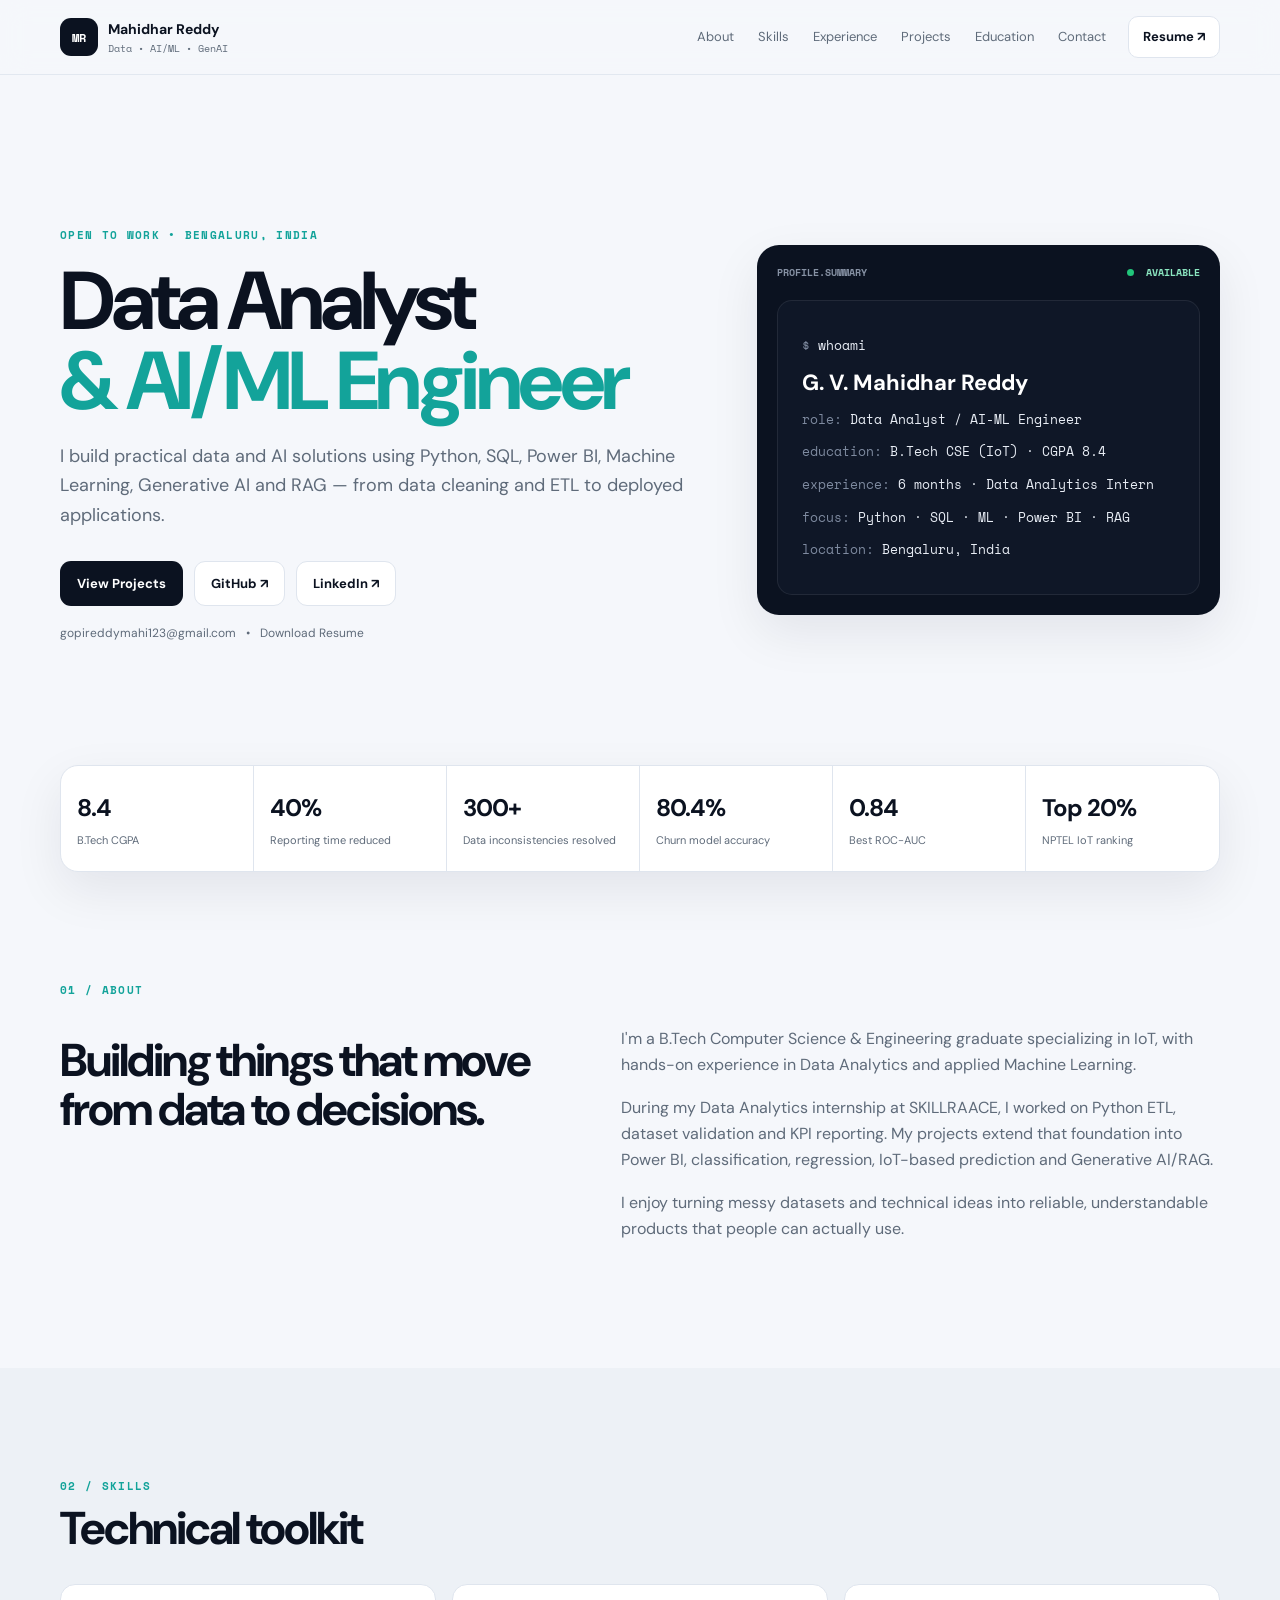
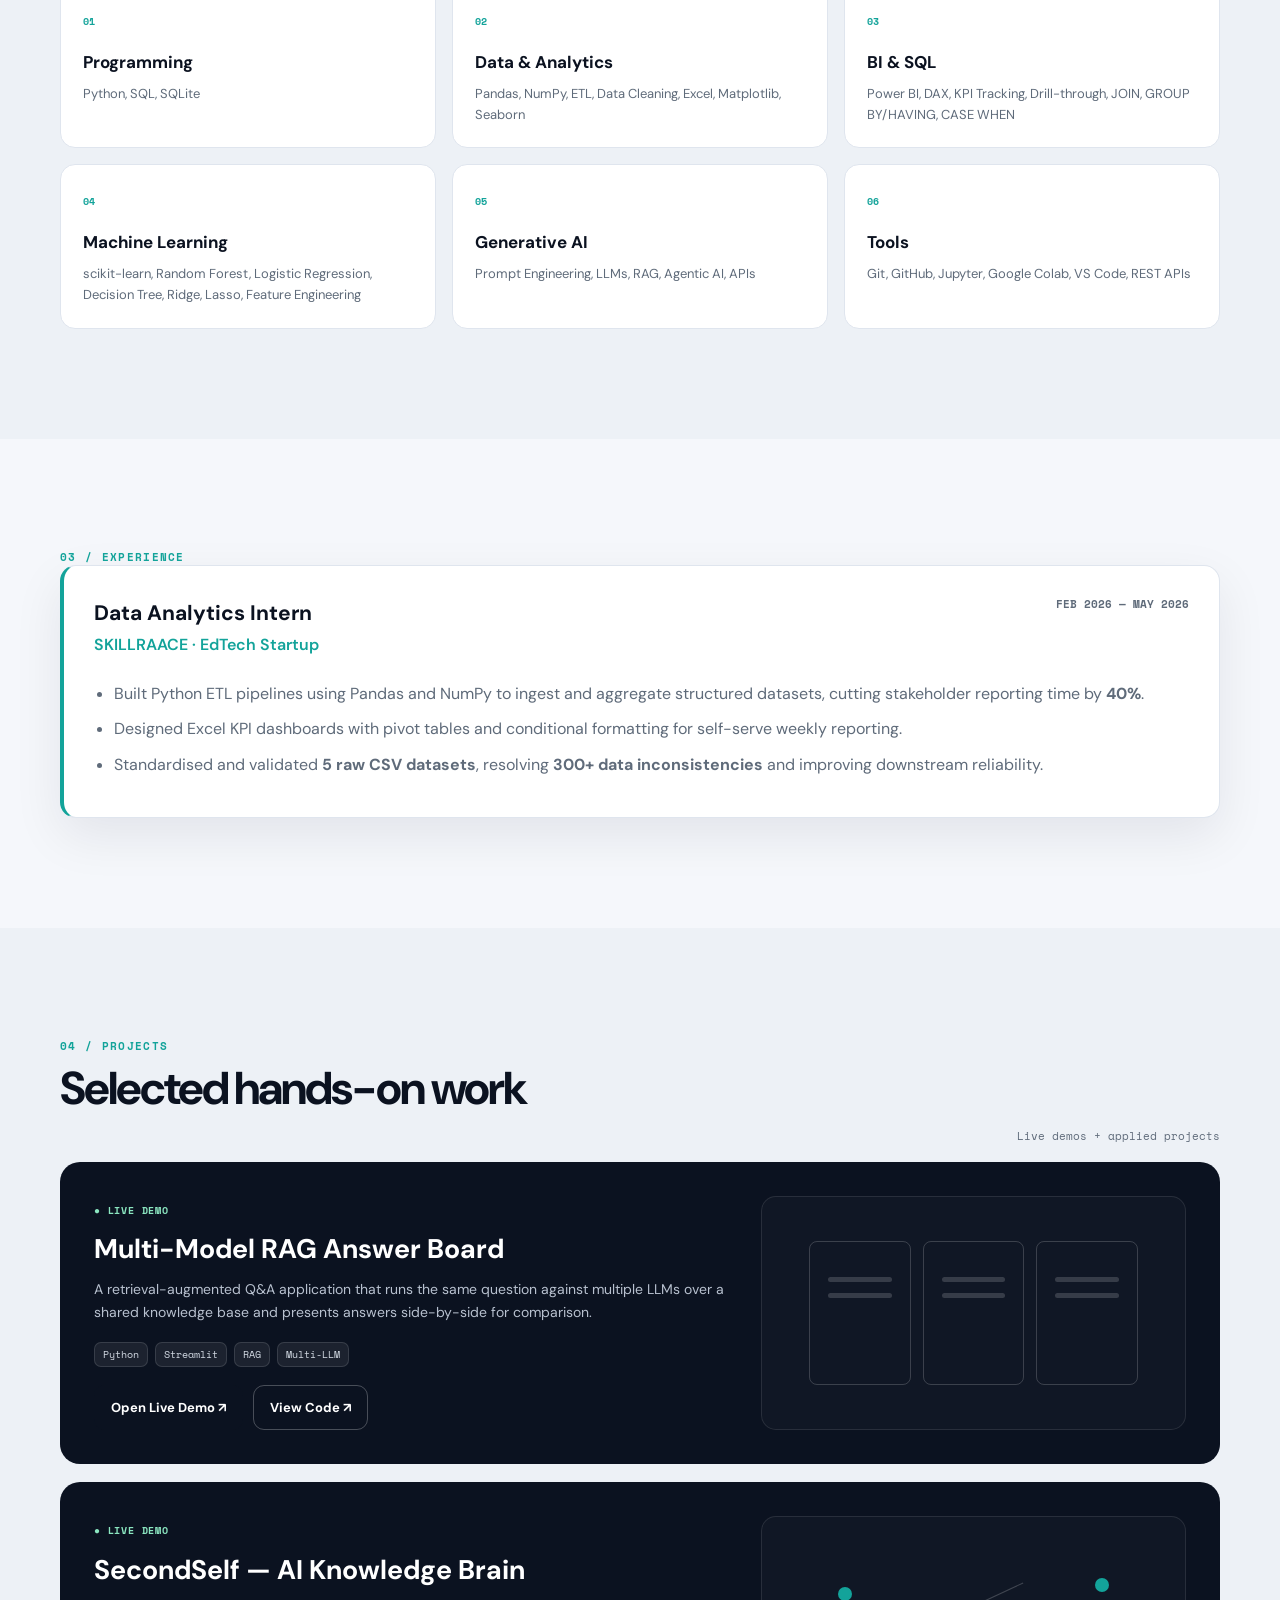
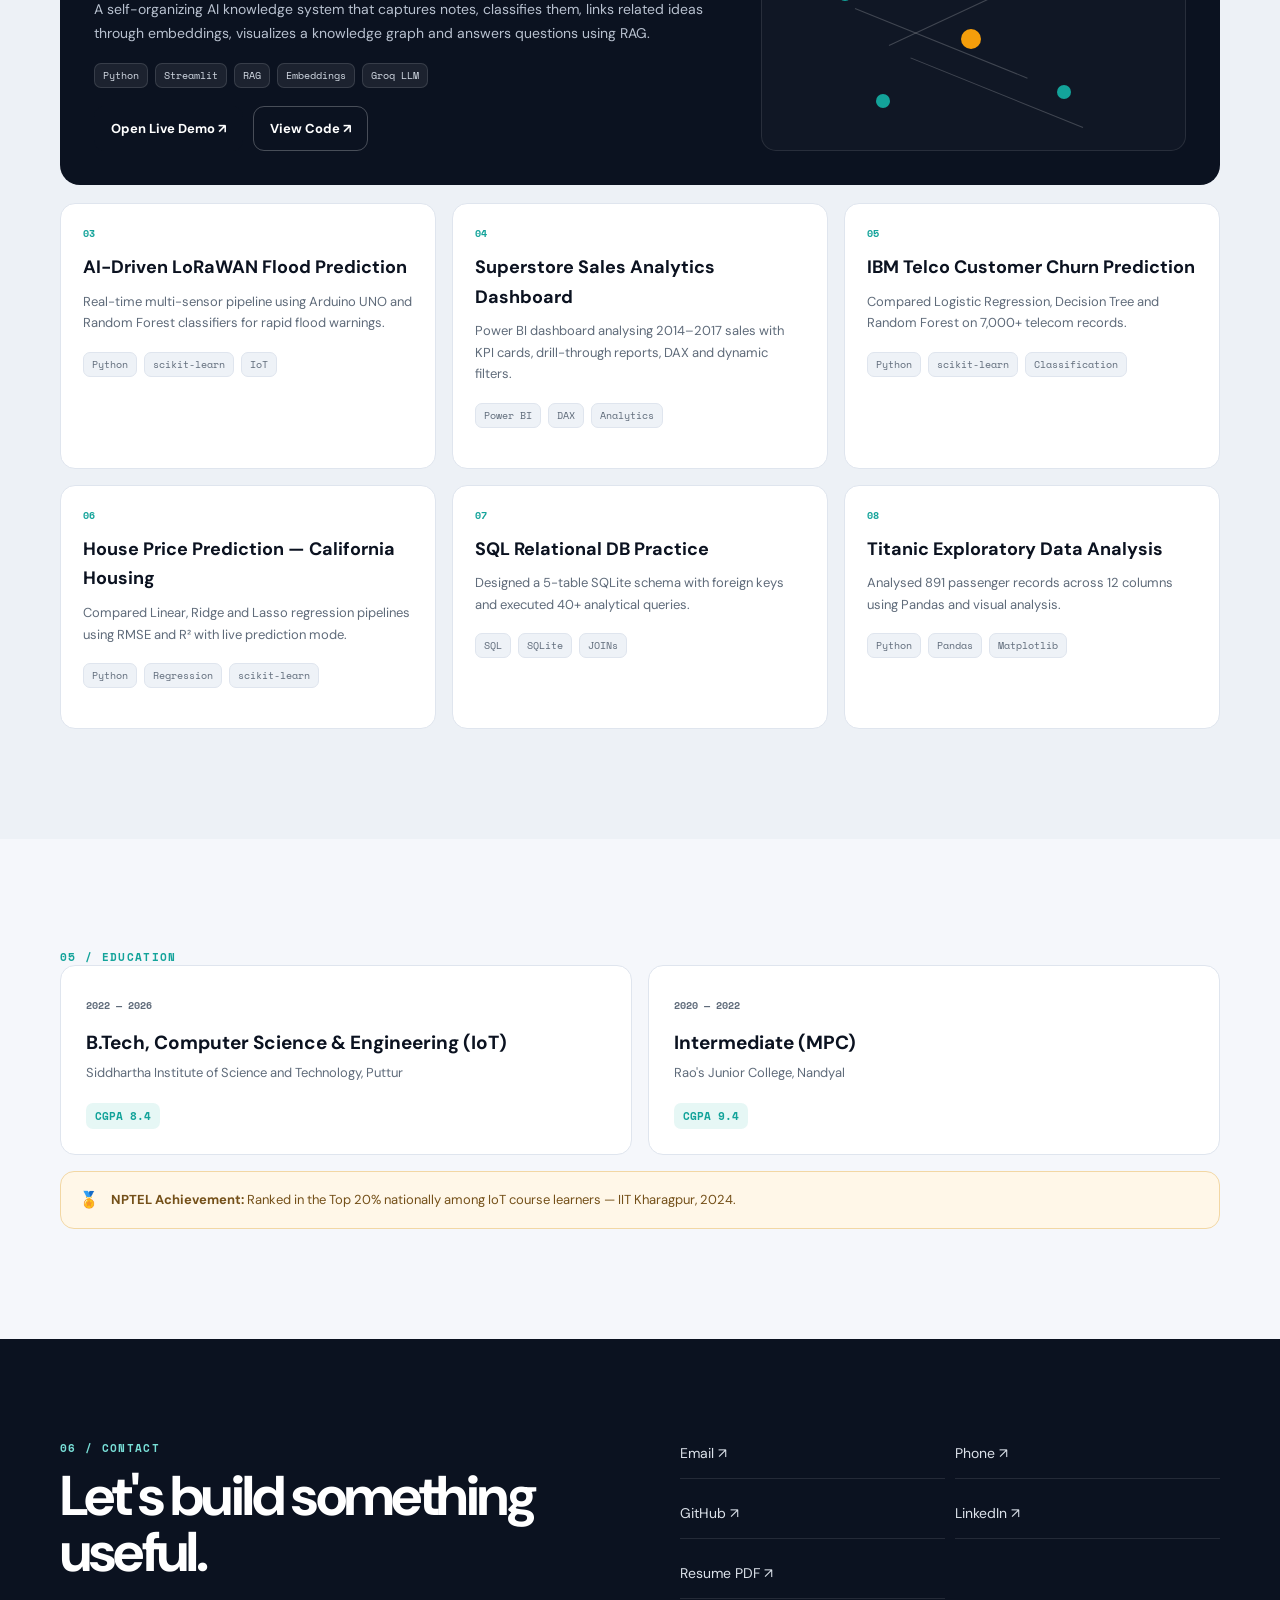
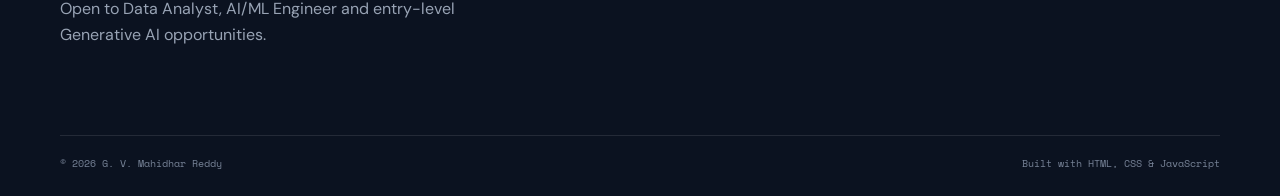
<file: index.html>
<!DOCTYPE html>
<html lang="en">
<head>
  <meta charset="UTF-8">
  <meta name="viewport" content="width=device-width, initial-scale=1.0">

  <title>G. V. Mahidhar Reddy | Data Analyst & AI/ML Engineer</title>
  <meta name="description" content="Portfolio of G. V. Mahidhar Reddy — Data Analyst and AI/ML Engineer building solutions with Python, SQL, Power BI, Machine Learning, Generative AI and RAG.">
  <meta name="author" content="G. V. Mahidhar Reddy">
  <meta name="robots" content="index, follow">
  <link rel="canonical" href="https://mahidhar-ui.github.io/">

  <!-- Open Graph: useful for LinkedIn and other social previews -->
  <meta property="og:type" content="website">
  <meta property="og:title" content="G. V. Mahidhar Reddy | Data Analyst & AI/ML Engineer">
  <meta property="og:description" content="Explore my Data Analytics, Machine Learning, Power BI, Generative AI and RAG projects, experience and education.">
  <meta property="og:url" content="https://mahidhar-ui.github.io/">
  <meta property="og:site_name" content="G. V. Mahidhar Reddy Portfolio">
  <meta property="og:image" content="https://mahidhar-ui.github.io/assets/portfolio-preview.png">
  <meta property="og:image:width" content="1200">
  <meta property="og:image:height" content="627">
  <meta property="og:image:alt" content="G. V. Mahidhar Reddy — Data Analyst and AI/ML Engineer Portfolio">

  <meta name="theme-color" content="#0b1220">

  <link rel="icon" href="assets/favicon.svg" type="image/svg+xml">
  <link rel="stylesheet" href="style.css">
</head>

<body>
  <header class="site-header">
    <nav class="nav container" aria-label="Main navigation">
      <a class="brand" href="#home" aria-label="Mahidhar Reddy home">
        <span class="brand-mark">MR</span>
        <span>
          <strong>Mahidhar Reddy</strong>
          <small>Data • AI/ML • GenAI</small>
        </span>
      </a>

      <button class="menu-btn" id="menuBtn" aria-label="Open navigation" aria-expanded="false">
        ☰
      </button>

      <div class="nav-links" id="navLinks">
        <a href="#about">About</a>
        <a href="#skills">Skills</a>
        <a href="#experience">Experience</a>
        <a href="#projects">Projects</a>
        <a href="#education">Education</a>
        <a href="#contact">Contact</a>
      </div>

      <a class="nav-resume" href="assets/Mahidhar_Reddy_Resume.pdf" target="_blank" rel="noopener">
        Resume ↗
      </a>
    </nav>
  </header>

  <main id="home">
    <section class="hero container">
      <div class="hero-copy reveal">
        <p class="eyebrow">OPEN TO WORK • BENGALURU, INDIA</p>
        <h1>Data Analyst<br><span>& AI/ML Engineer</span></h1>
        <p class="hero-text">
          I build practical data and AI solutions using Python, SQL, Power BI,
          Machine Learning, Generative AI and RAG — from data cleaning and ETL
          to deployed applications.
        </p>

        <div class="hero-actions">
          <a class="btn primary" href="#projects">View Projects</a>
          <a class="btn secondary" href="https://github.com/mahidhar-ui" target="_blank" rel="noopener">GitHub ↗</a>
          <a class="btn secondary" href="https://linkedin.com/in/g-v-mahidhar-reddy-81" target="_blank" rel="noopener">LinkedIn ↗</a>
        </div>

        <div class="hero-links">
          <a href="mailto:gopireddymahi123@gmail.com">gopireddymahi123@gmail.com</a>
          <span>•</span>
          <a href="assets/Mahidhar_Reddy_Resume.pdf" target="_blank" rel="noopener">Download Resume</a>
        </div>
      </div>

      <div class="hero-panel reveal">
        <div class="panel-top">
          <span>PROFILE.SUMMARY</span>
          <span class="status"><i></i> AVAILABLE</span>
        </div>
        <div class="terminal">
          <p><span class="muted">$</span> whoami</p>
          <h2>G. V. Mahidhar Reddy</h2>
          <p><span class="muted">role:</span> Data Analyst / AI-ML Engineer</p>
          <p><span class="muted">education:</span> B.Tech CSE (IoT) · CGPA 8.4</p>
          <p><span class="muted">experience:</span> 6 months · Data Analytics Intern</p>
          <p><span class="muted">focus:</span> Python · SQL · ML · Power BI · RAG</p>
          <p><span class="muted">location:</span> Bengaluru, India</p>
        </div>
      </div>
    </section>

    <section class="metrics container reveal" aria-label="Highlights">
      <div><strong>8.4</strong><span>B.Tech CGPA</span></div>
      <div><strong>40%</strong><span>Reporting time reduced</span></div>
      <div><strong>300+</strong><span>Data inconsistencies resolved</span></div>
      <div><strong>80.4%</strong><span>Churn model accuracy</span></div>
      <div><strong>0.84</strong><span>Best ROC-AUC</span></div>
      <div><strong>Top 20%</strong><span>NPTEL IoT ranking</span></div>
    </section>

    <section id="about" class="section container reveal">
      <div class="section-label">01 / ABOUT</div>
      <div class="two-col">
        <div>
          <h2>Building things that move from data to decisions.</h2>
        </div>
        <div class="section-copy">
          <p>
            I'm a B.Tech Computer Science & Engineering graduate specializing in IoT,
            with hands-on experience in Data Analytics and applied Machine Learning.
          </p>
          <p>
            During my Data Analytics internship at SKILLRAACE, I worked on Python ETL,
            dataset validation and KPI reporting. My projects extend that foundation into
            Power BI, classification, regression, IoT-based prediction and Generative AI/RAG.
          </p>
          <p>
            I enjoy turning messy datasets and technical ideas into reliable, understandable
            products that people can actually use.
          </p>
        </div>
      </div>
    </section>

    <section id="skills" class="section alt reveal">
      <div class="container">
        <div class="section-label">02 / SKILLS</div>
        <h2>Technical toolkit</h2>

        <div class="skills-grid">
          <article class="skill-card">
            <span class="skill-number">01</span>
            <h3>Programming</h3>
            <p>Python, SQL, SQLite</p>
          </article>
          <article class="skill-card">
            <span class="skill-number">02</span>
            <h3>Data & Analytics</h3>
            <p>Pandas, NumPy, ETL, Data Cleaning, Excel, Matplotlib, Seaborn</p>
          </article>
          <article class="skill-card">
            <span class="skill-number">03</span>
            <h3>BI & SQL</h3>
            <p>Power BI, DAX, KPI Tracking, Drill-through, JOIN, GROUP BY/HAVING, CASE WHEN</p>
          </article>
          <article class="skill-card">
            <span class="skill-number">04</span>
            <h3>Machine Learning</h3>
            <p>scikit-learn, Random Forest, Logistic Regression, Decision Tree, Ridge, Lasso, Feature Engineering</p>
          </article>
          <article class="skill-card">
            <span class="skill-number">05</span>
            <h3>Generative AI</h3>
            <p>Prompt Engineering, LLMs, RAG, Agentic AI, APIs</p>
          </article>
          <article class="skill-card">
            <span class="skill-number">06</span>
            <h3>Tools</h3>
            <p>Git, GitHub, Jupyter, Google Colab, VS Code, REST APIs</p>
          </article>
        </div>
      </div>
    </section>

    <section id="experience" class="section container reveal">
      <div class="section-label">03 / EXPERIENCE</div>
      <div class="experience-card">
        <div class="experience-head">
          <div>
            <p class="role">Data Analytics Intern</p>
            <p class="company">SKILLRAACE · EdTech Startup</p>
          </div>
          <span>FEB 2026 — MAY 2026</span>
        </div>
        <ul>
          <li>Built Python ETL pipelines using Pandas and NumPy to ingest and aggregate structured datasets, cutting stakeholder reporting time by <strong>40%</strong>.</li>
          <li>Designed Excel KPI dashboards with pivot tables and conditional formatting for self-serve weekly reporting.</li>
          <li>Standardised and validated <strong>5 raw CSV datasets</strong>, resolving <strong>300+ data inconsistencies</strong> and improving downstream reliability.</li>
        </ul>
      </div>
    </section>

    <section id="projects" class="section alt reveal">
      <div class="container">
        <div class="section-label">04 / PROJECTS</div>
        <div class="section-title-row">
          <h2>Selected hands-on work</h2>
          <span>Live demos + applied projects</span>
        </div>

        <article class="project-feature">
          <div>
            <span class="live">● LIVE DEMO</span>
            <h3>Multi-Model RAG Answer Board</h3>
            <p>
              A retrieval-augmented Q&A application that runs the same question against
              multiple LLMs over a shared knowledge base and presents answers side-by-side
              for comparison.
            </p>
            <div class="tags">
              <span>Python</span><span>Streamlit</span><span>RAG</span><span>Multi-LLM</span>
            </div>
            <div class="project-actions">
              <a class="btn primary" href="https://multi-model-rag-answer-board-18-bmkz.onrender.com/" target="_blank" rel="noopener">Open Live Demo ↗</a>
              <a class="btn dark-outline" href="https://github.com/mahidhar-ui/MULTI---MODEL-RAG-ANSWER-BOARD" target="_blank" rel="noopener">View Code ↗</a>
            </div>
          </div>
          <div class="project-art answerboard-art" aria-hidden="true">
            <div></div><div></div><div></div>
          </div>
        </article>

        <article class="project-feature">
          <div>
            <span class="live">● LIVE DEMO</span>
            <h3>SecondSelf — AI Knowledge Brain</h3>
            <p>
              A self-organizing AI knowledge system that captures notes, classifies them,
              links related ideas through embeddings, visualizes a knowledge graph and
              answers questions using RAG.
            </p>
            <div class="tags">
              <span>Python</span><span>Streamlit</span><span>RAG</span><span>Embeddings</span><span>Groq LLM</span>
            </div>
            <div class="project-actions">
              <a class="btn primary" href="https://second-brain-ve8jkuc4e5tgvwcxgfkakp.streamlit.app/" target="_blank" rel="noopener">Open Live Demo ↗</a>
              <a class="btn dark-outline" href="https://github.com/mahidhar-ui/second-brain" target="_blank" rel="noopener">View Code ↗</a>
            </div>
          </div>
          <div class="project-art graph-art" aria-hidden="true">
            <span></span><span></span><span></span><span></span><span></span>
          </div>
        </article>

        <div class="project-grid">
          <article class="project-card">
            <div class="project-index">03</div>
            <h3>AI-Driven LoRaWAN Flood Prediction</h3>
            <p>Real-time multi-sensor pipeline using Arduino UNO and Random Forest classifiers for rapid flood warnings.</p>
            <div class="tags"><span>Python</span><span>scikit-learn</span><span>IoT</span></div>
          </article>

          <article class="project-card">
            <div class="project-index">04</div>
            <h3>Superstore Sales Analytics Dashboard</h3>
            <p>Power BI dashboard analysing 2014–2017 sales with KPI cards, drill-through reports, DAX and dynamic filters.</p>
            <div class="tags"><span>Power BI</span><span>DAX</span><span>Analytics</span></div>
          </article>

          <article class="project-card">
            <div class="project-index">05</div>
            <h3>IBM Telco Customer Churn Prediction</h3>
            <p>Compared Logistic Regression, Decision Tree and Random Forest on 7,000+ telecom records.</p>
            <div class="tags"><span>Python</span><span>scikit-learn</span><span>Classification</span></div>
          </article>

          <article class="project-card">
            <div class="project-index">06</div>
            <h3>House Price Prediction — California Housing</h3>
            <p>Compared Linear, Ridge and Lasso regression pipelines using RMSE and R² with live prediction mode.</p>
            <div class="tags"><span>Python</span><span>Regression</span><span>scikit-learn</span></div>
          </article>

          <article class="project-card">
            <div class="project-index">07</div>
            <h3>SQL Relational DB Practice</h3>
            <p>Designed a 5-table SQLite schema with foreign keys and executed 40+ analytical queries.</p>
            <div class="tags"><span>SQL</span><span>SQLite</span><span>JOINs</span></div>
          </article>

          <article class="project-card">
            <div class="project-index">08</div>
            <h3>Titanic Exploratory Data Analysis</h3>
            <p>Analysed 891 passenger records across 12 columns using Pandas and visual analysis.</p>
            <div class="tags"><span>Python</span><span>Pandas</span><span>Matplotlib</span></div>
          </article>
        </div>
      </div>
    </section>

    <section id="education" class="section container reveal">
      <div class="section-label">05 / EDUCATION</div>
      <div class="education-grid">
        <article class="education-card">
          <span>2022 — 2026</span>
          <h3>B.Tech, Computer Science & Engineering (IoT)</h3>
          <p>Siddhartha Institute of Science and Technology, Puttur</p>
          <strong>CGPA 8.4</strong>
        </article>

        <article class="education-card">
          <span>2020 — 2022</span>
          <h3>Intermediate (MPC)</h3>
          <p>Rao's Junior College, Nandyal</p>
          <strong>CGPA 9.4</strong>
        </article>
      </div>

      <div class="achievement">
        <span>🏅</span>
        <p><strong>NPTEL Achievement:</strong> Ranked in the Top 20% nationally among IoT course learners — IIT Kharagpur, 2024.</p>
      </div>
    </section>
  </main>

  <footer id="contact">
    <div class="container footer-grid">
      <div>
        <p class="section-label light">06 / CONTACT</p>
        <h2>Let's build something useful.</h2>
        <p class="footer-text">
          Open to Data Analyst, AI/ML Engineer and entry-level Generative AI opportunities.
        </p>
      </div>

      <div class="footer-links">
        <a href="mailto:gopireddymahi123@gmail.com">Email ↗</a>
        <a href="tel:+919346425615">Phone ↗</a>
        <a href="https://github.com/mahidhar-ui" target="_blank" rel="noopener">GitHub ↗</a>
        <a href="https://linkedin.com/in/g-v-mahidhar-reddy-81" target="_blank" rel="noopener">LinkedIn ↗</a>
        <a href="assets/Mahidhar_Reddy_Resume.pdf" target="_blank" rel="noopener">Resume PDF ↗</a>
      </div>
    </div>

    <div class="container footer-bottom">
      <span>© 2026 G. V. Mahidhar Reddy</span>
      <span>Built with HTML, CSS & JavaScript</span>
    </div>
  </footer>

  <script src="script.js"></script>
</body>
</html>
</file>
<file: style.css>
@import url('https://fonts.googleapis.com/css2?family=DM+Sans:wght@400;500;600;700&family=Space+Mono:wght@400;700&display=swap');

:root{
  --bg:#f5f7fb;
  --surface:#ffffff;
  --surface-2:#eef2f7;
  --ink:#0b1220;
  --muted:#5f6b7a;
  --line:#dfe5ee;
  --accent:#13a39a;
  --accent-2:#f59e0b;
  --dark:#0b1220;
  --white:#ffffff;
  --max:1160px;
  --radius:18px;
  --shadow:0 18px 50px rgba(11,18,32,.08);
}

*{box-sizing:border-box}
html{scroll-behavior:smooth}
body{
  margin:0;
  color:var(--ink);
  background:var(--bg);
  font-family:'DM Sans',system-ui,sans-serif;
  line-height:1.65;
}
a{color:inherit;text-decoration:none}
.container{width:min(var(--max),calc(100% - 40px));margin:auto}

.site-header{
  position:sticky;top:0;z-index:100;
  background:rgba(245,247,251,.88);
  backdrop-filter:blur(14px);
  border-bottom:1px solid rgba(223,229,238,.85);
}
.nav{min-height:74px;display:flex;align-items:center;gap:22px}
.brand{display:flex;align-items:center;gap:10px;margin-right:auto}
.brand-mark{
  width:38px;height:38px;border-radius:11px;
  display:grid;place-items:center;
  background:var(--ink);color:#fff;
  font:700 12px 'Space Mono',monospace;
}
.brand strong{display:block;font-size:14px}
.brand small{display:block;color:var(--muted);font:400 10px 'Space Mono',monospace}
.nav-links{display:flex;gap:24px;color:var(--muted);font-size:13px}
.nav-links a:hover{color:var(--accent)}
.nav-resume{
  padding:9px 14px;border:1px solid var(--line);border-radius:10px;
  background:#fff;font-size:13px;font-weight:700;
}
.nav-resume:hover{border-color:var(--accent);color:var(--accent)}
.menu-btn{display:none;border:1px solid var(--line);background:#fff;border-radius:10px;padding:8px 10px;font-size:18px}

.hero{
  min-height:690px;
  display:grid;grid-template-columns:1.15fr .85fr;gap:70px;
  align-items:center;padding:90px 0 70px;
}
.eyebrow,.section-label{
  font:700 11px 'Space Mono',monospace;
  letter-spacing:.12em;color:var(--accent);
}
.hero h1{
  margin:18px 0 20px;
  font-size:clamp(48px,7vw,82px);
  line-height:.98;letter-spacing:-.055em;
}
.hero h1 span{color:var(--accent)}
.hero-text{max-width:650px;color:var(--muted);font-size:18px}
.hero-actions{display:flex;gap:11px;flex-wrap:wrap;margin-top:30px}
.btn{
  display:inline-flex;align-items:center;justify-content:center;
  padding:11px 16px;border-radius:11px;border:1px solid transparent;
  font-size:13px;font-weight:700;transition:.2s ease;
}
.btn:hover{transform:translateY(-2px)}
.primary{background:var(--ink);color:#fff}
.primary:hover{box-shadow:0 10px 24px rgba(11,18,32,.18)}
.secondary{background:#fff;border-color:var(--line)}
.secondary:hover{border-color:var(--accent);color:var(--accent)}
.dark-outline{background:transparent;color:#fff;border-color:rgba(255,255,255,.25)}
.dark-outline:hover{border-color:var(--accent);color:#9af3ed}
.hero-links{display:flex;gap:10px;flex-wrap:wrap;margin-top:18px;color:var(--muted);font-size:12px}
.hero-links a:hover{color:var(--accent)}

.hero-panel{
  background:var(--dark);border-radius:22px;padding:20px;
  color:#e8edf5;box-shadow:var(--shadow);
  transform:rotate(1deg);
}
.panel-top{display:flex;justify-content:space-between;align-items:center;color:#8792a4;font:700 10px 'Space Mono',monospace}
.status{color:#8be6c0}.status i{display:inline-block;width:7px;height:7px;border-radius:50%;background:#21c57a;margin-right:6px}
.terminal{margin-top:20px;border:1px solid rgba(255,255,255,.08);border-radius:15px;padding:24px;background:#0f1727;font:13px/1.9 'Space Mono',monospace}
.terminal p{margin:8px 0}.terminal h2{font:700 22px 'DM Sans',sans-serif;margin:10px 0;color:#fff}.muted{color:#7f8ba0}

.metrics{
  display:grid;grid-template-columns:repeat(6,1fr);
  background:#fff;border:1px solid var(--line);border-radius:18px;
  overflow:hidden;box-shadow:var(--shadow);
}
.metrics div{padding:22px 16px;border-right:1px solid var(--line)}
.metrics div:last-child{border-right:0}
.metrics strong{display:block;font-size:24px;letter-spacing:-.04em}
.metrics span{display:block;margin-top:3px;color:var(--muted);font-size:11px}

.section{padding:110px 0}
.section h2{font-size:clamp(30px,4vw,46px);line-height:1.08;letter-spacing:-.045em;margin:10px 0 30px}
.two-col{display:grid;grid-template-columns:.9fr 1.1fr;gap:70px;margin-top:28px}
.section-copy{color:var(--muted);font-size:16px}
.section-copy p{margin:0 0 16px}

.alt{background:#edf1f6}
.skills-grid{display:grid;grid-template-columns:repeat(3,1fr);gap:16px}
.skill-card{
  background:#fff;border:1px solid var(--line);border-radius:15px;padding:22px;
  min-height:160px;transition:.2s ease;
}
.skill-card:hover,.project-card:hover,.education-card:hover{transform:translateY(-3px);box-shadow:var(--shadow)}
.skill-number,.project-index{font:700 10px 'Space Mono',monospace;color:var(--accent)}
.skill-card h3{margin:14px 0 7px;font-size:17px}
.skill-card p{margin:0;color:var(--muted);font-size:13px}

.experience-card{
  background:#fff;border:1px solid var(--line);border-left:4px solid var(--accent);
  border-radius:16px;padding:30px;box-shadow:var(--shadow);
}
.experience-head{display:flex;justify-content:space-between;gap:20px;flex-wrap:wrap}
.role{margin:0;font-size:21px;font-weight:700}
.company{margin:2px 0 0;color:var(--accent);font-weight:600}
.experience-head>span{font:700 11px 'Space Mono',monospace;color:var(--muted)}
.experience-card ul{margin:22px 0 0;padding-left:20px;color:var(--muted)}
.experience-card li{margin-bottom:9px}

.section-title-row{display:flex;justify-content:space-between;align-items:end;gap:20px}
.section-title-row span{font:400 11px 'Space Mono',monospace;color:var(--muted)}
.project-feature{
  display:grid;grid-template-columns:1.2fr .8fr;gap:30px;
  background:var(--dark);color:#fff;border-radius:20px;padding:34px;margin-top:18px;
  overflow:hidden;position:relative;
}
.project-feature h3{font-size:27px;line-height:1.1;margin:12px 0}
.project-feature p{color:#b8c1cf;font-size:14px;max-width:680px}
.live{display:inline-block;color:#8be6c0;font:700 10px 'Space Mono',monospace;letter-spacing:.08em}
.tags{display:flex;flex-wrap:wrap;gap:7px;margin:18px 0}
.tags span{
  padding:4px 8px;border-radius:7px;
  background:rgba(255,255,255,.07);border:1px solid rgba(255,255,255,.12);
  font:400 10px 'Space Mono',monospace;color:#d5dce6;
}
.project-actions{display:flex;gap:10px;flex-wrap:wrap}
.project-art{min-height:230px;border:1px solid rgba(255,255,255,.1);border-radius:15px;position:relative;background:rgba(255,255,255,.025)}
.answerboard-art{display:flex;gap:12px;align-items:center;justify-content:center}
.answerboard-art div{width:24%;height:62%;border:1px solid rgba(255,255,255,.18);border-radius:8px;position:relative}
.answerboard-art div:before,.answerboard-art div:after{content:"";position:absolute;left:18%;right:18%;height:5px;background:rgba(255,255,255,.16);border-radius:5px}
.answerboard-art div:before{top:25%}.answerboard-art div:after{top:36%}
.graph-art span{position:absolute;width:14px;height:14px;border-radius:50%;background:var(--accent)}
.graph-art span:nth-child(1){left:18%;top:30%}.graph-art span:nth-child(2){left:47%;top:48%;width:20px;height:20px;background:var(--accent-2)}
.graph-art span:nth-child(3){right:18%;top:26%}.graph-art span:nth-child(4){left:27%;bottom:18%}.graph-art span:nth-child(5){right:27%;bottom:22%}
.graph-art:before,.graph-art:after{content:"";position:absolute;height:1px;background:rgba(255,255,255,.2);transform-origin:left}
.graph-art:before{width:44%;left:22%;top:39%;transform:rotate(22deg);box-shadow:70px 25px 0 rgba(255,255,255,.2)}
.graph-art:after{width:35%;left:30%;top:55%;transform:rotate(-25deg)}

.project-grid{display:grid;grid-template-columns:repeat(3,1fr);gap:16px;margin-top:18px}
.project-card{
  background:#fff;border:1px solid var(--line);border-radius:15px;padding:22px;min-height:220px;
  transition:.2s ease;
}
.project-card h3{font-size:18px;margin:12px 0 8px}
.project-card p{color:var(--muted);font-size:13px;margin:0}
.project-card .tags span{color:var(--muted);background:var(--surface-2);border-color:var(--line)}

.education-grid{display:grid;grid-template-columns:1fr 1fr;gap:16px}
.education-card{
  background:#fff;border:1px solid var(--line);border-radius:15px;padding:25px;position:relative;transition:.2s ease;
}
.education-card>span{font:700 10px 'Space Mono',monospace;color:var(--muted)}
.education-card h3{font-size:19px;line-height:1.25;margin:14px 0 7px}
.education-card p{color:var(--muted);font-size:13px;margin:0 0 18px}
.education-card strong{display:inline-block;color:var(--accent);background:#e6f7f5;padding:5px 9px;border-radius:7px;font:700 11px 'Space Mono',monospace}
.achievement{
  display:flex;gap:12px;align-items:center;margin-top:16px;
  background:#fff7e8;border:1px solid #f2d7a4;border-radius:14px;padding:15px 18px;color:#745019;
}
.achievement p{margin:0;font-size:13px}

footer{background:var(--dark);color:#fff;padding:90px 0 25px}
.footer-grid{display:grid;grid-template-columns:1fr 1fr;gap:80px}
.section-label.light{color:#78ded6}
footer h2{font-size:clamp(34px,5vw,56px);line-height:1;letter-spacing:-.05em;margin:12px 0}
.footer-text{color:#98a3b4;max-width:460px}
.footer-links{display:grid;grid-template-columns:1fr 1fr;gap:10px;align-content:start}
.footer-links a{padding:13px 0;border-bottom:1px solid rgba(255,255,255,.1);color:#dce2ea;font-size:14px}
.footer-links a:hover{color:#7fe0d6}
.footer-bottom{display:flex;justify-content:space-between;gap:20px;margin-top:70px;padding-top:20px;border-top:1px solid rgba(255,255,255,.1);color:#778397;font:400 10px 'Space Mono',monospace}

.reveal{opacity:0;transform:translateY(18px);transition:.6s ease}
.reveal.visible{opacity:1;transform:none}

@media(max-width:950px){
  .hero{grid-template-columns:1fr;gap:35px}
  .hero-panel{max-width:700px}
  .metrics{grid-template-columns:repeat(3,1fr)}
  .metrics div:nth-child(3){border-right:0}
  .two-col{grid-template-columns:1fr;gap:15px}
  .skills-grid{grid-template-columns:1fr 1fr}
  .project-grid{grid-template-columns:1fr 1fr}
}
@media(max-width:700px){
  .container{width:min(var(--max),calc(100% - 28px))}
  .nav-links{display:none;position:absolute;left:14px;right:14px;top:66px;padding:15px;background:#fff;border:1px solid var(--line);border-radius:13px;box-shadow:var(--shadow);flex-direction:column}
  .nav-links.open{display:flex}
  .menu-btn{display:block}
  .nav-resume{display:none}
  .hero{padding:70px 0 45px;min-height:auto}
  .hero h1{font-size:50px}
  .metrics{grid-template-columns:1fr 1fr}
  .metrics div:nth-child(2n){border-right:0}
  .section{padding:80px 0}
  .skills-grid,.project-grid,.education-grid,.footer-grid{grid-template-columns:1fr}
  .project-feature{grid-template-columns:1fr;padding:24px}
  .project-art{min-height:170px}
  .footer-links{grid-template-columns:1fr}
  .footer-bottom{flex-direction:column;margin-top:50px}
}
</file>
